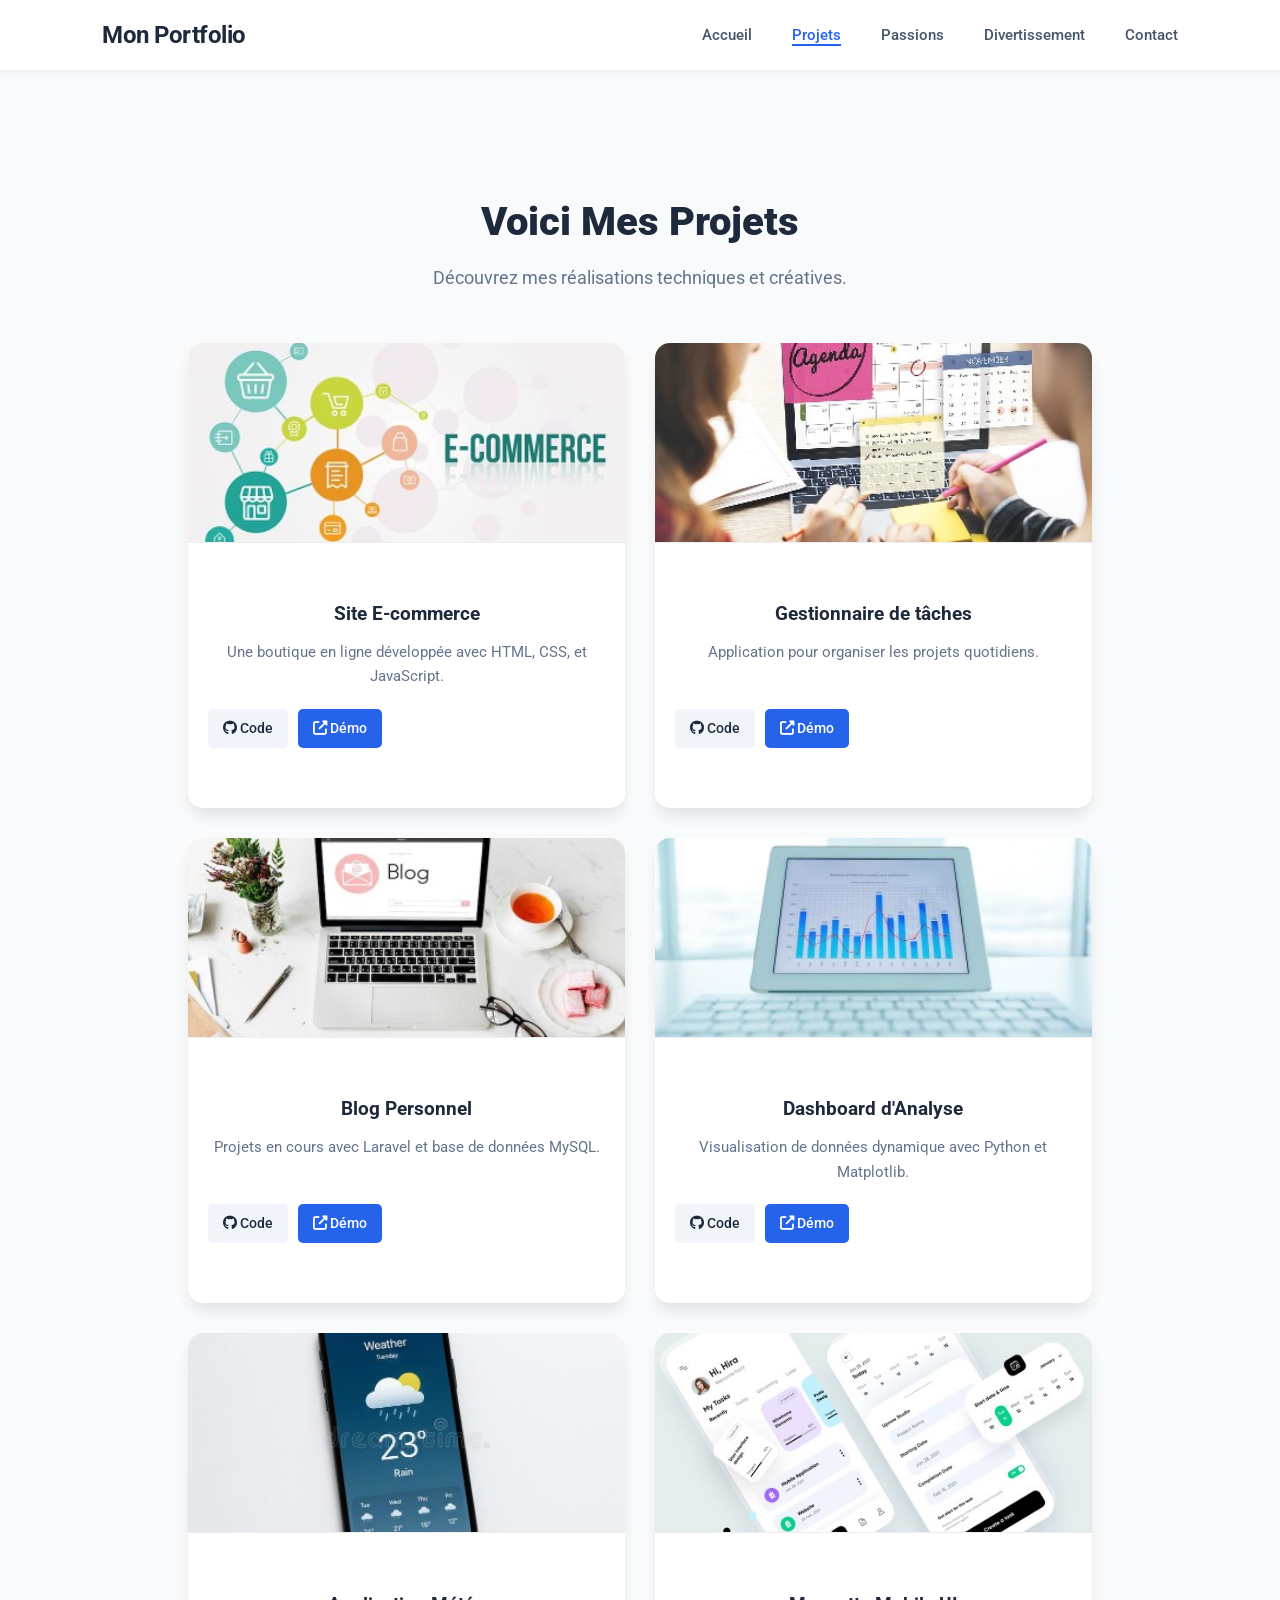
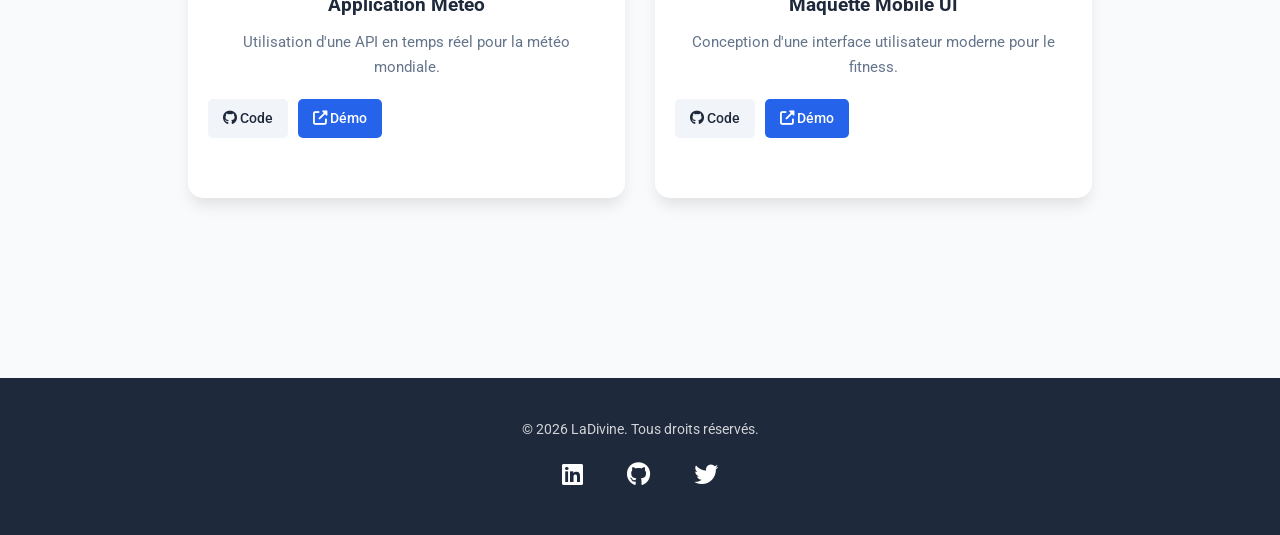
<file: Projets.html>
<!DOCTYPE html>
<html lang="fr">
<head>
    <meta charset="UTF-8">
    <meta name="viewport" content="width=device-width, initial-scale=1.0">
    <title>Mes Projets | LaDivine Portfolio</title>
    <link rel="stylesheet" href="css/style.css">
    <link rel="stylesheet" href="https://cdnjs.cloudflare.com/ajax/libs/font-awesome/6.4.2/css/all.min.css">
    <link href="https://fonts.googleapis.com/css2?family=Roboto:wght@100;400;700&display=swap" rel="stylesheet">
</head>
<body> 

    <header>
        <div class="logo">
            <a href="index.html">Mon Portfolio</a>
        </div>
        <nav>
            <ul>
                <li><a href="index.html">Accueil</a></li>
                <li><a href="Projets.html" class="active">Projets</a></li>
                <li><a href="passion.html">Passions</a></li>
                <li><a href="Divertissement.html">Divertissement</a></li>
                <li><a href="Contact.html">Contact</a></li>
            </ul>
        </nav>
    </header>

    <main>
        <section class="projets-section">
            <div class="intro">
                <h1>Voici Mes Projets</h1>
                <p>Découvrez mes réalisations techniques et créatives.</p>
            </div>

            <div class="container">
                <article class="Card">
                    <div class="card-image">
                        <img src="Image/Site E-commerce.jpg" alt="Site e-commerce">
                    </div>
                    <div class="card-content">
                        <h3>Site E-commerce</h3>
                        <p>Une boutique en ligne développée avec HTML, CSS, et JavaScript.</p>
                        <div class="card-links">
                            <a href="#" class="btn-code"><i class="fab fa-github"></i> Code</a>
                            <a href="#" class="btn-demo"><i class="fas fa-external-link-alt"></i> Démo</a>
                        </div>
                    </div>
                </article>

                <article class="Card">
                    <div class="card-image">
                        <img src="Image/Gestionnaire de taches.jpg" alt="Gestionnaire de tâches">
                    </div>
                    <div class="card-content">
                        <h3>Gestionnaire de tâches</h3>
                        <p>Application pour organiser les projets quotidiens.</p>
                        <div class="card-links">
                            <a href="#" class="btn-code"><i class="fab fa-github"></i> Code</a>
                            <a href="#" class="btn-demo"><i class="fas fa-external-link-alt"></i> Démo</a>
                        </div>
                    </div>
                </article>

                <article class="Card">
                    <div class="card-image">
                        <img src="Image/Blog Personnel.jpg" alt="Blog Personnel">
                    </div>
                    <div class="card-content">
                        <h3>Blog Personnel</h3>
                        <p>Projets en cours avec Laravel et base de données MySQL.</p>
                        <div class="card-links">
                            <a href="#" class="btn-code"><i class="fab fa-github"></i> Code</a>
                            <a href="#" class="btn-demo"><i class="fas fa-external-link-alt"></i> Démo</a>
                        </div>
                    </div>
                </article>

                <article class="Card">
                    <div class="card-image">
                        <img src="Image/Bashboard d'Annalyse.jpg" alt="Dashboard d'Analyse">
                    </div>
                    <div class="card-content">
                        <h3>Dashboard d'Analyse</h3>
                        <p>Visualisation de données dynamique avec Python et Matplotlib.</p>
                        <div class="card-links">
                            <a href="#" class="btn-code"><i class="fab fa-github"></i> Code</a>
                            <a href="#" class="btn-demo"><i class="fas fa-external-link-alt"></i> Démo</a>
                        </div>
                    </div>
                </article>

                <article class="Card">
                    <div class="card-image">
                        <img src="Image/Application Météo.jpg" alt="Application Météo">
                    </div>
                    <div class="card-content">
                        <h3>Application Météo</h3>
                        <p>Utilisation d'une API en temps réel pour la météo mondiale.</p>
                        <div class="card-links">
                            <a href="#" class="btn-code"><i class="fab fa-github"></i> Code</a>
                            <a href="#" class="btn-demo"><i class="fas fa-external-link-alt"></i> Démo</a>
                        </div>
                    </div>
                </article>

                <article class="Card">
                    <div class="card-image">
                        <img src="Image/Maquette Mobile Ul.jpg" alt="Maquette Mobile UI">
                    </div>
                    <div class="card-content">
                        <h3>Maquette Mobile UI</h3>
                        <p>Conception d'une interface utilisateur moderne pour le fitness.</p>
                        <div class="card-links">
                            <a href="#" class="btn-code"><i class="fab fa-github"></i> Code</a>
                            <a href="#" class="btn-demo"><i class="fas fa-external-link-alt"></i> Démo</a>
                        </div>
                    </div>
                </article>
            </div>
        </section>
    </main>

    <footer>
        <p>&copy; 2026 LaDivine. Tous droits réservés.</p>
        <div class="social-footer">
            <a href="#"><i class="fa-brands fa-linkedin"></i></a>
            <a href="#"><i class="fa-brands fa-github"></i></a>
            <a href="#"><i class="fa-brands fa-twitter"></i></a>
        </div>
    </footer>

</body>
</html>
</file>
<file: css/style.css>
/* --- Variables et Reset --- */
:root {
    --primary-color: #2563eb;    /* Bleu professionnel */
    --secondary-color: #1e293b;  /* Ardoise sombre */
    --accent-color: #3b82f6;
    --bg-light: #f8fafc;
    --text-main: #334155;
    --text-white: #ffffff;
    --transition: all 0.3s ease;
}

* {
    margin: 0;
    padding: 0;
    box-sizing: border-box;
}

body {
    font-family: 'Roboto', sans-serif;
    line-height: 1.6;
    color: var(--text-main);
    background-color: var(--bg-light);
}

/* --- Header & Navigation --- */
header {
    background: var(--text-white);
    padding: 1rem 10%;
    display: flex;
    justify-content: space-between;
    align-items: center;
    box-shadow: 0 2px 10px rgba(0,0,0,0.1);
    position: sticky;
    top: 0;
    z-index: 1000;
}

header a {
    text-decoration: none;
    font-weight: 700;
    color: var(--secondary-color);
    font-size: 1.5rem;
}

nav ul {
    display: flex;
    list-style: none;
}

nav ul li {
    margin-left: 20px;
}

nav ul li a {
    font-size: 1rem;
    font-weight: 500;
    color: var(--text-main);
    transition: var(--transition);
}

nav ul li a:hover, nav ul li a.active {
    color: var(--primary-color);
}

/* --- Section Présentation (Hero) --- */
.Presentation {
    display: flex;
    align-items: center;
    justify-content: space-between;
    padding: 100px 10%;
    background: linear-gradient(135deg, #ffffff 0%, #e2e8f0 100%);
}

.Presentation h1 {
    font-size: 3rem;
    color: var(--secondary-color);
    margin-bottom: 10px;
}

.Presentation p {
    font-size: 1.2rem;
    margin-bottom: 30px;
    color: var(--text-main);
}

.Presentation img {
    width: 300px;
    height: 300px;
    border-radius: 50%;
    object-fit: cover;
    border: 5px solid white;
    box-shadow: 0 10px 25px rgba(0,0,0,0.1);
}

.Presentation a {
    display: inline-block;
    padding: 12px 28px;
    background-color: var(--primary-color);
    color: white;
    text-decoration: none;
    border-radius: 5px;
    font-weight: bold;
    transition: var(--transition);
}

.Presentation a:hover {
    background-color: var(--secondary-color);
    transform: translateY(-3px);
}

/* --- Sections Communes --- */
section {
    padding: 80px 10%;
}

h2 {
    text-align: center;
    font-size: 2rem;
    margin-bottom: 40px;
    position: relative;
    color: var(--secondary-color);
}

h2::after {
    content: '';
    display: block;
    width: 50px;
    height: 4px;
    background: var(--primary-color);
    margin: 10px auto;
}

/* --- À Propos --- */
.apropos div {
    max-width: 800px;
    margin: 0 auto;
    text-align: center;
}

.apropos p {
    margin-bottom: 20px;
    font-size: 1.1rem;
}

/* --- Tableau Compétences --- */
.competences table {
    width: 100%;
    border-collapse: collapse;
    background: white;
    border-radius: 8px;
    overflow: hidden;
    box-shadow: 0 4px 15px rgba(0,0,0,0.05);
}

th, td {
    padding: 15px 20px;
    text-align: left;
    border-bottom: 1px solid #eee;
}

th {
    background-color: var(--secondary-color);
    color: white;
    text-transform: uppercase;
    font-size: 0.9rem;
    letter-spacing: 1px;
}

tr:hover {
    background-color: #f1f5f9;
}

/* --- Footer --- */
footer {
    background: var(--secondary-color);
    color: white;
    padding: 40px 10%;
    text-align: center;
}

footer .fa-brands {
    font-size: 1.5rem;
    margin: 20px 10px;
    color: white;
    transition: var(--transition);
}

footer .fa-brands:hover {
    color: var(--primary-color);
}

/* --- Responsive (Mobile) --- */
@media (max-width: 768px) {
    header { flex-direction: column; }
    nav ul { margin-top: 15px; }
    .Presentation { flex-direction: column-reverse; text-align: center; }
    .Presentation img { width: 200px; height: 200px; margin-bottom: 20px; }
    .Presentation h1 { font-size: 2rem; }
}
/* --- Variables (Coordinations avec l'accueil) --- */
:root {
    --primary-color: #2563eb;
    --secondary-color: #1e293b;
    --bg-light: #f8fafc;
    --text-main: #334155;
    --white: #ffffff;
    --whatsapp: #25d366;
    --telegram: #0088cc;
    --shadow: 0 10px 30px rgba(0, 0, 0, 0.1);
}

/* --- Style Général --- */
body {
    font-family: 'Roboto', sans-serif;
    background-color: var(--bg-light);
    color: var(--text-main);
    margin: 0;
}

/* --- Header (Réutilisé) --- */
header {
    background: var(--white);
    padding: 1rem 10%;
    display: flex;
    justify-content: space-between;
    align-items: center;
    box-shadow: 0 2px 10px rgba(0,0,0,0.05);
}

nav ul {
    display: flex;
    list-style: none;
    gap: 20px;
}

nav ul li a {
    text-decoration: none;
    color: var(--text-main);
    font-weight: 500;
}

nav ul li a.active {
    color: var(--primary-color);
    border-bottom: 2px solid var(--primary-color);
}

/* --- Section Contact --- */
.contact-container {
    max-width: 1000px;
    margin: 60px auto;
    padding: 40px;
    background: var(--white);
    border-radius: 15px;
    box-shadow: var(--shadow);
}

.contact-container h1 {
    text-align: center;
    font-size: 2.5rem;
    color: var(--secondary-color);
    margin-bottom: 10px;
}

.contact-container > p {
    text-align: center;
    margin-bottom: 40px;
    color: #64748b;
}

/* --- Grid de Contact --- */
.contact-grid {
    display: grid;
    grid-template-columns: 1fr 1fr;
    gap: 40px;
}

.contact-info h3 {
    font-size: 1.5rem;
    margin-bottom: 20px;
    color: var(--secondary-color);
}

.contact-info p {
    margin-bottom: 15px;
    font-size: 1.1rem;
}

/* --- Boutons Sociaux --- */
.social-buttons {
    margin-top: 30px;
    display: flex;
    flex-direction: column;
    gap: 15px;
}

.social-buttons a {
    display: flex;
    align-items: center;
    justify-content: center;
    gap: 10px;
    padding: 12px;
    border-radius: 8px;
    text-decoration: none;
    color: white;
    font-weight: bold;
    transition: transform 0.3s ease;
}

.btn-whatsapp { background-color: var(--whatsapp); }
.btn-telegram { background-color: var(--telegram); }

.social-buttons a:hover {
    transform: scale(1.02);
    opacity: 0.9;
}

/* --- Formulaire --- */
.contact-form {
    display: flex;
    flex-direction: column;
    gap: 20px;
}

.form-group {
    display: flex;
    flex-direction: column;
    gap: 8px;
}

.form-group label {
    font-weight: 600;
    font-size: 0.9rem;
}

.form-group input, 
.form-group textarea {
    padding: 12px;
    border: 1px solid #cbd5e1;
    border-radius: 6px;
    font-family: inherit;
    font-size: 1rem;
    transition: border-color 0.3s ease;
}

.form-group input:focus, 
.form-group textarea:focus {
    outline: none;
    border-color: var(--primary-color);
    box-shadow: 0 0 0 3px rgba(37, 99, 235, 0.1);
}

.btn-submit {
    background-color: var(--primary-color);
    color: white;
    padding: 14px;
    border: none;
    border-radius: 6px;
    font-size: 1rem;
    font-weight: bold;
    cursor: pointer;
    transition: background 0.3s ease;
}

.btn-submit:hover {
    background-color: var(--secondary-color);
}

/* --- Footer --- */
footer {
    text-align: center;
    padding: 40px;
    background: var(--secondary-color);
    color: white;
    margin-top: 60px;
}

footer .fa-brands {
    font-size: 1.5rem;
    margin: 10px;
    color: white;
}

/* --- Responsive --- */
@media (max-width: 768px) {
    .contact-grid {
        grid-template-columns: 1fr;
    }
    
    .contact-container {
        margin: 20px;
        padding: 20px;
    }
}
/* --- Variables globales --- */
:root {
    --primary: #2563eb;
    --dark: #1e293b;
    --light-bg: #f8fafc;
    --text: #334155;
    --white: #ffffff;
    --shadow: 0 10px 20px rgba(0, 0, 0, 0.05);
    --transition: all 0.4s cubic-bezier(0.175, 0.885, 0.32, 1.275);
}

/* --- Mise en page de base --- */
body {
    font-family: 'Roboto', sans-serif;
    background-color: var(--light-bg);
    color: var(--text);
    margin: 0;
    line-height: 1.6;
}

main {
    padding: 60px 8%;
    text-align: center;
}

main h1 {
    font-size: 2.5rem;
    color: var(--dark);
    margin-bottom: 10px;
}

main p {
    color: #64748b;
    margin-bottom: 50px;
    font-size: 1.1rem;
}

/* --- Grille de Divertissement --- */
.Divertissement {
    display: grid;
    grid-template-columns: repeat(auto-fit, minmax(300px, 1fr));
    gap: 30px;
    padding: 20px 0;
}

/* --- Style des Figures (Cartes) --- */
figure {
    background: var(--white);
    margin: 0;
    border-radius: 15px;
    overflow: hidden;
    box-shadow: var(--shadow);
    transition: var(--transition);
    position: relative;
    cursor: pointer;
}

figure:hover {
    transform: translateY(-10px);
    box-shadow: 0 15px 30px rgba(0, 0, 0, 0.15);
}

figure img {
    width: 100%;
    height: 250px;
    object-fit: cover; /* Important pour que toutes les images aient la même taille */
    display: block;
    transition: transform 0.5s ease;
}

figure:hover img {
    transform: scale(1.1);
}

/* --- Légendes (Figcaption) --- */
figcaption {
    padding: 20px;
    font-weight: 700;
    color: var(--dark);
    background: var(--white);
    font-size: 1.1rem;
    border-top: 1px solid #f1f5f9;
}

/* --- Navigation & Header --- */
header {
    background: var(--white);
    padding: 1rem 8%;
    display: flex;
    justify-content: space-between;
    align-items: center;
    box-shadow: 0 2px 10px rgba(0,0,0,0.05);
    position: sticky;
    top: 0;
    z-index: 1000;
}

header a {
    text-decoration: none;
    font-weight: bold;
    color: var(--dark);
}

nav ul {
    display: flex;
    list-style: none;
    gap: 20px;
}

nav ul li a {
    color: var(--text);
    font-weight: 500;
    transition: 0.3s;
}

nav ul li a.active {
    color: var(--primary);
    border-bottom: 2px solid var(--primary);
}

/* --- Footer --- */
footer {
    background: var(--dark);
    color: white;
    padding: 40px 0;
    margin-top: 60px;
    text-align: center;
}

footer div {
    margin-top: 15px;
}

footer .fa-brands {
    color: white;
    font-size: 1.5rem;
    margin: 0 10px;
    transition: 0.3s;
}

footer .fa-brands:hover {
    color: var(--primary);
}

/* --- Responsive --- */
@media (max-width: 768px) {
    .Divertissement {
        grid-template-columns: 1fr;
    }
    
    main h1 {
        font-size: 2rem;
    }
}
/* --- Variables et Fondations --- */
:root {
    --primary-color: #2563eb;
    --dark-blue: #0f172a;
    --text-color: #334155;
    --bg-light: #f1f5f9;
    --white: #ffffff;
    --shadow: 0 10px 25px -5px rgba(0, 0, 0, 0.1), 0 8px 10px -6px rgba(0, 0, 0, 0.1);
    --transition: all 0.4s ease;
}

* {
    margin: 0;
    padding: 0;
    box-sizing: border-box;
}

body {
    font-family: 'Roboto', sans-serif;
    background-color: var(--bg-light);
    color: var(--text-color);
    line-height: 1.6;
}

/* --- Header --- */
header {
    background: var(--white);
    padding: 1.2rem 8%;
    display: flex;
    justify-content: space-between;
    align-items: center;
    box-shadow: 0 2px 15px rgba(0,0,0,0.05);
    position: sticky;
    top: 0;
    z-index: 1000;
}

.logo a {
    text-decoration: none;
    font-size: 1.4rem;
    font-weight: 800;
    color: var(--dark-blue);
    letter-spacing: -0.5px;
}

nav ul {
    display: flex;
    list-style: none;
    gap: 25px;
}

nav ul li a {
    text-decoration: none;
    color: var(--text-color);
    font-weight: 500;
    font-size: 0.95rem;
    transition: var(--transition);
}

nav ul li a:hover, nav ul li a.active {
    color: var(--primary-color);
}

/* --- Main Content --- */
main {
    padding: 60px 8%;
    max-width: 1400px;
    margin: 0 auto;
    text-align: center;
}

h1 {
    font-size: 2.8rem;
    color: var(--dark-blue);
    margin-bottom: 10px;
    font-weight: 900;
}

main > p {
    font-size: 1.1rem;
    color: #64748b;
    margin-bottom: 50px;
}

/* --- Gallery Grid (Passions) --- */
.Card {
    display: grid;
    grid-template-columns: repeat(auto-fit, minmax(320px, 1fr));
    gap: 30px;
    padding-bottom: 40px;
}

figure {
    position: relative;
    background: var(--white);
    border-radius: 20px;
    overflow: hidden;
    box-shadow: var(--shadow);
    transition: var(--transition);
    height: 400px; /* Hauteur fixe pour une grille harmonieuse */
}

figure img {
    width: 100%;
    height: 100%;
    object-fit: cover;
    transition: transform 0.6s ease;
}

/* --- Overlay & Caption --- */
figcaption {
    position: absolute;
    bottom: 0;
    left: 0;
    width: 100%;
    padding: 25px;
    background: linear-gradient(transparent, rgba(0, 0, 0, 0.8));
    color: var(--white);
    font-weight: 600;
    font-size: 1.1rem;
    text-align: left;
    transform: translateY(10px);
    transition: var(--transition);
    opacity: 0.9;
}

/* --- Hover Effects --- */
figure:hover {
    transform: translateY(-10px);
    box-shadow: 0 20px 30px -10px rgba(0, 0, 0, 0.2);
}

figure:hover img {
    transform: scale(1.1);
}

figure:hover figcaption {
    transform: translateY(0);
    opacity: 1;
}

/* --- Footer --- */
footer {
    background: var(--dark-blue);
    color: var(--white);
    padding: 50px 8% 30px;
    text-align: center;
    margin-top: 50px;
}

footer p {
    opacity: 0.8;
    font-size: 0.9rem;
}

.social-links {
    margin-top: 20px;
    display: flex;
    justify-content: center;
    gap: 20px;
}

.social-links a {
    color: var(--white);
    font-size: 1.5rem;
    transition: var(--transition);
    opacity: 0.7;
}

.social-links a:hover {
    opacity: 1;
    color: var(--primary-color);
    transform: translateY(-3px);
}

/* --- Responsive Layout --- */
@media (max-width: 768px) {
    h1 { font-size: 2.2rem; }
    header {
        flex-direction: column;
        padding: 1rem;
    }
    nav ul {
        margin-top: 15px;
        gap: 15px;
        font-size: 0.85rem;
    }
    .Card {
        grid-template-columns: 1fr; /* Une seule colonne sur mobile */
    }
    figure {
        height: 300px;
    }
}
/* --- Variables --- */
:root {
    --primary: #2563eb;
    --dark: #1e293b;
    --light-bg: #f8fafc;
    --text: #475569;
    --white: #ffffff;
    --shadow: 0 10px 15px -3px rgba(0, 0, 0, 0.1);
    --transition: all 0.3s ease;
}

/* --- Global --- */
body {
    font-family: 'Roboto', sans-serif;
    background-color: var(--light-bg);
    color: var(--text);
    margin: 0;
}

/* --- Header & Nav --- */
header {
    background: var(--white);
    padding: 1rem 8%;
    display: flex;
    justify-content: space-between;
    align-items: center;
    box-shadow: 0 2px 5px rgba(0,0,0,0.05);
    position: sticky;
    top: 0;
    z-index: 1000;
}

.logo a {
    text-decoration: none;
    font-size: 1.5rem;
    font-weight: 700;
    color: var(--dark);
}

nav ul {
    display: flex;
    list-style: none;
    gap: 20px;
}

nav ul li a {
    text-decoration: none;
    color: var(--text);
    font-weight: 500;
    transition: var(--transition);
}

nav ul li a:hover, nav ul li a.active {
    color: var(--primary);
}

/* --- Projets Section --- */
.projets-section {
    padding: 60px 8%;
}

.intro {
    text-align: center;
    margin-bottom: 50px;
}

.intro h1 {
    font-size: 2.5rem;
    color: var(--dark);
    margin-bottom: 10px;
}

/* --- Grid Container --- */
.container {
    display: grid;
    grid-template-columns: repeat(auto-fit, minmax(300px, 1fr));
    gap: 30px;
}

/* --- Card Style --- */
.Card {
    background: var(--white);
    border-radius: 15px;
    overflow: hidden;
    box-shadow: var(--shadow);
    transition: var(--transition);
    display: flex;
    flex-direction: column;
}

.Card:hover {
    transform: translateY(-10px);
    box-shadow: 0 20px 25px -5px rgba(0, 0, 0, 0.1);
}

.card-image img {
    width: 100%;
    height: 200px;
    object-fit: cover;
    border-bottom: 1px solid #eee;
}

.card-content {
    padding: 20px;
    flex-grow: 1;
    display: flex;
    flex-direction: column;
}

.card-content h3 {
    margin: 0 0 10px 0;
    color: var(--dark);
}

.card-content p {
    font-size: 0.95rem;
    margin-bottom: 20px;
    flex-grow: 1;
}

/* --- Buttons in Card --- */
.card-links {
    display: flex;
    gap: 10px;
}

.card-links a {
    text-decoration: none;
    padding: 8px 15px;
    border-radius: 5px;
    font-size: 0.9rem;
    font-weight: 500;
    transition: var(--transition);
}

.btn-code {
    background: #f1f5f9;
    color: var(--dark);
}

.btn-demo {
    background: var(--primary);
    color: var(--white);
}

.btn-code:hover { background: #e2e8f0; }
.btn-demo:hover { background: #1d4ed8; }

/* --- Footer --- */
footer {
    background: var(--dark);
    color: white;
    text-align: center;
    padding: 40px 0;
    margin-top: 60px;
}

.social-footer a {
    color: white;
    font-size: 1.5rem;
    margin: 0 10px;
    transition: var(--transition);
}

.social-footer a:hover {
    color: var(--primary);
}

/* --- Responsive --- */
@media (max-width: 600px) {
    .projets-section { padding: 40px 5%; }
}
</file>
